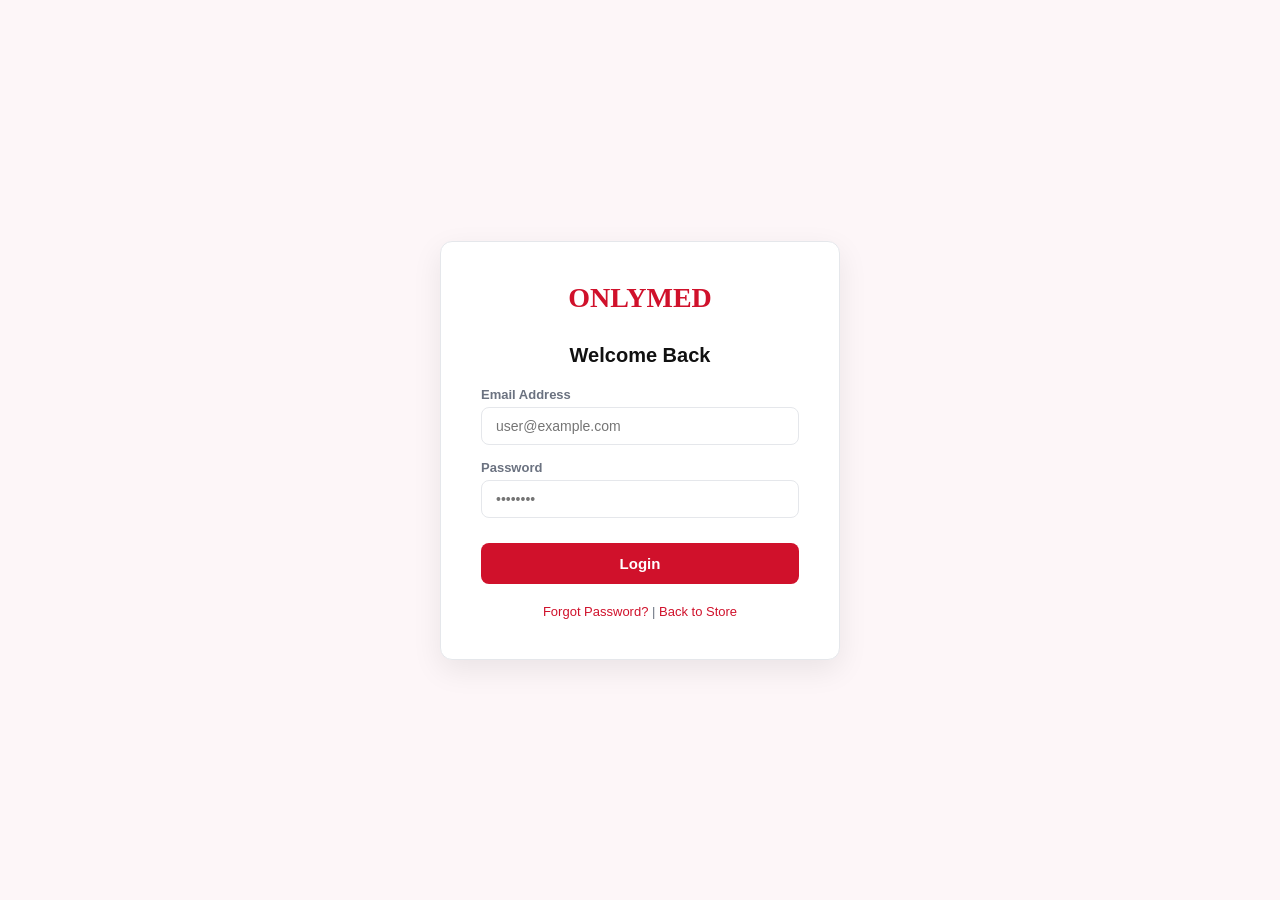
<file: login.html>
<!DOCTYPE html>
<html lang="en">
<head>
  <!-- Theme initializer: runs synchronously before any stylesheet parses to prevent FOUC -->
  <script>
    (function(){
      var t = localStorage.getItem('onlymed_theme');
      if (!t) {
        var systemDark = window.matchMedia && window.matchMedia('(prefers-color-scheme: dark)').matches;
        t = systemDark ? 'dark' : 'light';
        localStorage.setItem('onlymed_theme', t);
      }
      document.documentElement.setAttribute('data-theme', t);
    })();
  </script>
  <style>
    html { background-color: #f9f9f9; }
    html[data-theme="dark"] { background-color: #050508; }
  </style>
  <meta charset="UTF-8">
  <meta name="viewport" content="width=device-width, initial-scale=1.0">
  <title>ONLYMED - Login</title>
  <link rel="icon" type="image/png" href="assets/favicon.png">
  <link rel="stylesheet" href="css/style.css">
  <style>
    body { background-color: var(--bg-page, #f9f9f9); display: flex; justify-content: center; align-items: center; height: 100vh; margin: 0; font-family: 'Inter', sans-serif; transition: background-color 0.25s; }
    .auth-container { background: var(--bg-card, white); padding: 40px; border-radius: 12px; box-shadow: 0 10px 30px rgba(0,0,0,0.08); width: 100%; max-width: 400px; text-align: center; border: 1px solid var(--border, #e5e7eb); }
    .auth-logo { color: #d0112b; font-family: 'Playfair Display', serif; font-size: 28px; font-weight: 700; margin-bottom: 30px; }
    .auth-title { font-size: 20px; font-weight: 600; margin-bottom: 20px; color: var(--text-main, #333); }
    .form-group { text-align: left; margin-bottom: 15px; }
    .form-group label { display: block; margin-bottom: 5px; font-size: 13px; color: var(--text-muted, #666); }
    .form-control { width: 100%; padding: 12px; border: 1px solid var(--border, #ddd); border-radius: 8px; font-size: 14px; box-sizing: border-box; background: var(--bg-input, white); color: var(--text-main, #333); transition: border-color 0.2s, background-color 0.25s; }
    .form-control:focus { border-color: #d0112b; outline: none; }
    .btn-auth { width: 100%; padding: 12px; background: #d0112b; color: white; border: none; border-radius: 8px; font-size: 15px; font-weight: 600; cursor: pointer; margin-top: 10px; transition: 0.3s; }
    .btn-auth:hover { background: #b00d23; }
    .auth-links { margin-top: 20px; font-size: 13px; color: var(--text-muted, #666); }
    .auth-links a { color: #d0112b; text-decoration: none; cursor: pointer; }
    .hidden { display: none; }
    @media (max-width: 480px) {
      body { height: auto; min-height: 100vh; padding: 20px 0; box-sizing: border-box; align-items: flex-start; }
      .auth-container { padding: 24px 16px; margin: 16px; width: calc(100% - 32px); }
    }

    /* ── SMOOTH ROTATING LOADER ANIMATION ── */
    @keyframes fa-spin {
      0% { transform: rotate(0deg); }
      100% { transform: rotate(360deg); }
    }
    .fa-spin {
      animation: fa-spin 1s infinite linear !important;
    }
  </style>
</head>
<body>

  <div class="auth-container animate-on-scroll slide-up" id="login-box">
    <div class="auth-logo">ONLYMED</div>
    <div class="auth-title">Welcome Back</div>
    
    <div class="form-group">
      <label>Email Address</label>
      <input type="email" id="loginEmail" class="form-control" placeholder="user@example.com">
    </div>
    <div class="form-group">
      <label>Password</label>
      <input type="password" id="loginPassword" class="form-control" placeholder="••••••••">
    </div>
    
    <button class="btn-auth" onclick="doLogin()">Login</button>
    
    <div class="auth-links">
      <a onclick="toggleBox('forgot-box')">Forgot Password?</a> | 
      <a href="index.html">Back to Store</a>
    </div>
  </div>

  <div class="auth-container hidden animate-on-scroll slide-up" id="forgot-box">
    <div class="auth-logo">ONLYMED</div>
    <div class="auth-title">Reset Password</div>
    <p style="font-size:13px; color:#666; margin-bottom:20px;">Enter your email and phone number to verify your identity.</p>
    
    <div class="form-group">
      <label>Email Address</label>
      <input type="email" id="fpEmail" class="form-control" placeholder="user@example.com">
    </div>
    <div class="form-group">
      <label>Phone Number</label>
      <input type="text" id="fpPhone" class="form-control" placeholder="01xxxxxxxxx">
    </div>
    <div class="form-group">
      <label>New Password</label>
      <input type="password" id="fpNewPassword" class="form-control" placeholder="••••••••">
    </div>
    
    <button class="btn-auth" onclick="doResetPassword()">Reset Password</button>
    
    <div class="auth-links">
      <a onclick="toggleBox('login-box')">Back to Login</a>
    </div>
  </div>

  <div id="toast" class="toast" style="position:fixed; bottom:20px; left:50%; transform:translateX(-50%); background:#333; color:#fff; padding:10px 20px; border-radius:5px; opacity:0; transition:0.3s;"></div>

  <script>
    const GOOGLE_SCRIPT_URL = "https://script.google.com/macros/s/AKfycbwv1vuPsTUNXz6BMvtxUwxSqnf9Tq1CX21KLMq0nL3aYFebslLVEe5V0i-VIHyJLhlr/exec";
    
    function showToast(msg) {
      const toast = document.getElementById('toast');
      toast.innerText = msg;
      toast.style.opacity = '1';
      setTimeout(() => toast.style.opacity = '0', 3000);
    }

    function toggleBox(boxId) {
      document.getElementById('login-box').classList.add('hidden');
      document.getElementById('forgot-box').classList.add('hidden');
      const target = document.getElementById(boxId);
      if (target) {
        target.classList.remove('hidden');
        target.classList.add('is-visible');
      }
    }

    async function hashStr(str) {
      const msgUint8 = new TextEncoder().encode(str);
      const hashBuffer = await crypto.subtle.digest('SHA-256', msgUint8);
      const hashArray = Array.from(new Uint8Array(hashBuffer));
      return hashArray.map(b => b.toString(16).padStart(2, '0')).join('');
    }

    async function doLogin() {
      const email = document.getElementById('loginEmail').value;
      const pass = document.getElementById('loginPassword').value;
      if(!email || !pass) return showToast('Please enter email and password');
      
      const btn = document.querySelector('#login-box .btn-auth');
      let originalHtml = '';
      if (btn) {
        originalHtml = btn.innerHTML;
        btn.innerHTML = '<i class="fa fa-circle-notch fa-spin"></i> Logging in...';
        btn.disabled = true;
      }
      
      const pwdHash = await hashStr(pass);
      try {
        const res = await fetch(GOOGLE_SCRIPT_URL, {
          method: 'POST',
          headers: {'Content-Type':'text/plain'},
          body: JSON.stringify({ action: 'login', email: email, passwordHash: pwdHash })
        });
        const data = await res.json();
        if(data.status === 'success') {
          localStorage.setItem('onlymed_user', JSON.stringify(data.user));
          window.location.href = 'index.html';
        } else {
          showToast(data.message || 'Login failed');
        }
      } catch(e) {
        showToast('Network error');
      } finally {
        if (btn) {
          btn.innerHTML = originalHtml;
          btn.disabled = false;
        }
      }
    }

    async function doResetPassword() {
      const email = document.getElementById('fpEmail').value;
      const phone = document.getElementById('fpPhone').value;
      const pass = document.getElementById('fpNewPassword').value;
      if(!email || !phone || !pass) return showToast('Please fill all fields');
      
      const btn = document.querySelector('#forgot-box .btn-auth');
      let originalHtml = '';
      if (btn) {
        originalHtml = btn.innerHTML;
        btn.innerHTML = '<i class="fa fa-circle-notch fa-spin"></i> Resetting...';
        btn.disabled = true;
      }
      
      const pwdHash = await hashStr(pass);
      try {
        const res = await fetch(GOOGLE_SCRIPT_URL, {
          method: 'POST',
          headers: {'Content-Type':'text/plain'},
          body: JSON.stringify({ action: 'resetPassword', email: email, phone: phone, newPasswordHash: pwdHash })
        });
        const data = await res.json();
        if(data.status === 'success') {
          showToast('Password reset successful! You can now login.');
          toggleBox('login-box');
        } else {
          showToast(data.message || 'Reset failed');
        }
      } catch(e) {
        showToast('Network error');
      } finally {
        if (btn) {
          btn.innerHTML = originalHtml;
          btn.disabled = false;
        }
      }
    }
  </script>

  <script>
    
function showAuthBox() {
  const box = document.querySelector('.auth-container:not(.hidden)');
  if (box) box.classList.add('is-visible');
}
if (document.readyState === 'loading') {
  document.addEventListener('DOMContentLoaded', showAuthBox);
} else {
  showAuthBox();
}

  </script>
<script src="js/theme.js"></script>
</body>
</html>
</file>
<file: css/style.css>
*{box-sizing:border-box;margin:0;padding:0}

/* ── THEME TRANSITION ── */
*, *::before, *::after {
  transition: background-color 0.25s ease, border-color 0.25s ease, color 0.2s ease, box-shadow 0.25s ease;
}
/* Exclude elements where transitions cause visual glitches */
img, .prod-img, .hero, .hero::before, .hero::after, .about-hero, .logo-icon, .btn-primary, .btn-outline, .btn-cart,
.animate-on-scroll, .float-card, .cart-panel, .cart-overlay { transition: none; }
.btn-primary, .btn-outline, .btn-cart { transition: background-color 0.25s ease, color 0.25s ease, border-color 0.25s ease, box-shadow 0.25s ease, transform 0.25s ease !important; }
.cart-panel { transition: transform 0.35s cubic-bezier(.4,0,.2,1) !important; }
.cart-overlay { transition: opacity 0.3s !important; }
.animate-on-scroll { transition: opacity 0.8s cubic-bezier(0.25,0.46,0.45,0.94), transform 0.8s cubic-bezier(0.25,0.46,0.45,0.94) !important; }

/* ── LIGHT THEME (default) ── */
:root {
  --pk:#E51D2A; --pk2:#ff4d4d; --pk3:#ffebee; --pk4:#fff5f5; --pk5:#fffafa;
  --wh:#ffffff; --dark:#111111; --dark2:#333333; --gray:#6b7280; --gray2:#9ca3af;
  --gray3:#e5e7eb; --gray4:#f9fafb;
  --shadow: 0 2px 16px rgba(232,84,122,0.12);
  --shadow2: 0 8px 40px rgba(232,84,122,0.18);
  --r:12px; --r2:20px; --r3:8px;

  /* Semantic tokens used throughout */
  --bg-page:    #fdf6f8;
  --bg-card:    #ffffff;
  --bg-input:   #ffffff;
  --bg-nav:     rgba(255, 255, 255, 0.75);
  --bg-sidebar: #111111;
  --bg-footer:  #111111;
  --bg-hover:   #ffebee;
  --bg-stripe:  #f9fafb;
  --border:     #e5e7eb;
  --border-nav: #f3d6df;
  --text-main:  #111111;
  --text-muted: #6b7280;
  --text-faint: #9ca3af;
  --text-inv:   #ffffff;
  font-family:'DM Sans',sans-serif;
}

/* ── PREMIUM DARK THEME VARIABLES ── */
[data-theme="dark"] {
  --pk3: #2d070b;
  --pk4: #1e0305;
  --pk5: #130203;

  --wh:   rgba(255, 255, 255, 0.03);
  --dark:  #f8fafc;
  --dark2: #334155;
  --gray:  #94a3b8;
  --gray2: #64748b;
  --gray3: rgba(255, 255, 255, 0.08);
  --gray4: rgba(255, 255, 255, 0.02);

  --shadow:  0 8px 30px rgba(0,0,0,0.6);
  --shadow2: 0 20px 50px rgba(0,0,0,0.8);

  --bg-page:    #050508;
  --bg-card:    rgba(255, 255, 255, 0.03);
  --bg-input:   rgba(255, 255, 255, 0.02);
  --bg-nav:     rgba(5, 5, 8, 0.75);
  --bg-sidebar: #09090d;
  --bg-footer:  #060609;
  --bg-hover:   rgba(255, 255, 255, 0.05);
  --bg-stripe:  rgba(255, 255, 255, 0.015);
  --border:     rgba(255, 255, 255, 0.07);
  --border-nav: rgba(255, 255, 255, 0.06);
  --text-main:  #f8fafc;
  --text-muted: #94a3b8;
  --text-faint: #64748b;
  --text-inv:   #ffffff;
}

body { background: var(--bg-page); color: var(--text-main); min-height: 100vh; overflow-x: hidden; }
html[dir="rtl"] body { font-family:'DM Sans',sans-serif; }

/* NAV */
nav{background:var(--bg-nav);border-bottom:1px solid var(--border-nav);position:sticky;top:0;z-index:1000;box-shadow:0 2px 12px rgba(232,84,122,0.08);backdrop-filter:blur(12px);-webkit-backdrop-filter:blur(12px)}
.nav-inner{max-width:1280px;margin:0 auto;display:flex;align-items:center;justify-content:space-between;padding:0 24px;height:68px;gap:16px}
.logo{display:flex;align-items:center;gap:10px;text-decoration:none;flex-shrink:0}
.logo-dark{display:none;}
.logo-icon{width:36px;height:36px;background:linear-gradient(135deg,var(--pk),var(--pk2));border-radius:10px;display:flex;align-items:center;justify-content:center;color:#fff;font-size:18px}
.logo-text{font-family:'Playfair Display',serif;font-size:20px;font-weight:600;color:var(--pk)}
.logo-sub{font-size:10px;color:var(--gray);letter-spacing:1.5px;text-transform:uppercase;display:block;margin-top:-4px}

.header-logo.logo-light { height: 48px; object-fit: contain; }
.header-logo.logo-dark { height: 28px; object-fit: contain; }
.footer-logo { height: 22px !important; object-fit: contain; }

[data-theme="dark"] .logo-light { display: none !important; }
[data-theme="dark"] .logo-dark { display: block !important; mix-blend-mode: screen; }
.nav-links{display:flex;align-items:center;gap:4px}
.nav-links a{padding:8px 14px;border-radius:var(--r3);color:var(--gray);font-size:14px;font-weight:500;text-decoration:none;cursor:pointer;transition:all .2s;border:none;background:none}
.nav-links a:hover,.nav-links a.active{color:var(--pk);background:var(--pk3)}
.nav-right{display:flex;align-items:center;gap:10px;flex-shrink:0}
.search-wrap{position:relative;display:flex;align-items:center}
.search-wrap input{border:1.5px solid var(--border);border-radius:24px;padding:8px 16px 8px 38px;font-size:13px;width:200px;outline:none;transition:all .2s;background:var(--pk5);font-family:'DM Sans',sans-serif;color:var(--text-main)}
html[dir="rtl"] .search-wrap input{padding:8px 38px 8px 16px}
.search-wrap input:focus{border-color:var(--pk);width:240px;background:var(--bg-input)}
.search-wrap i{position:absolute;left:12px;color:var(--gray2);font-size:14px;pointer-events:none}
html[dir="rtl"] .search-wrap i{left:auto;right:12px}
.btn-cart{position:relative;background:none;border:1.5px solid var(--border);border-radius:50%;width:40px;height:40px;display:flex;align-items:center;justify-content:center;color:var(--text-muted);cursor:pointer;transition:all .2s;font-size:16px}
.btn-cart:hover{border-color:var(--pk);color:var(--pk);background:var(--pk3)}
.cart-badge{position:absolute;top:-4px;right:-4px;background:var(--pk);color:#fff;width:17px;height:17px;border-radius:50%;font-size:10px;display:flex;align-items:center;justify-content:center;font-weight:700}
.btn-lang{background:var(--pk3);border:none;border-radius:20px;padding:7px 14px;font-size:13px;font-weight:600;color:var(--pk);cursor:pointer;transition:all .2s;font-family:'DM Sans',sans-serif}
.btn-lang:hover{background:var(--pk);color:#fff}
.btn-admin{background:var(--dark2);border:none;border-radius:20px;padding:7px 14px;font-size:13px;font-weight:600;color:#fff;cursor:pointer;transition:all .2s;font-family:'DM Sans',sans-serif}
.btn-admin:hover{background:var(--pk)}

/* THEME TOGGLE */
.btn-theme{background:none;border:1.5px solid var(--border);border-radius:50%;width:38px;height:38px;display:flex;align-items:center;justify-content:center;cursor:pointer;color:var(--text-muted);font-size:15px;transition:all .25s;flex-shrink:0}
.btn-theme:hover{border-color:var(--pk);color:var(--pk);background:var(--pk3)}
.btn-profile{background:none;border:1.5px solid var(--border);border-radius:50%;width:38px;height:38px;display:flex;align-items:center;justify-content:center;cursor:pointer;color:var(--text-muted);font-size:15px;transition:all .25s;flex-shrink:0;margin-right:5px}
.btn-profile:hover{border-color:var(--pk);color:var(--pk);background:var(--pk3)}
[data-theme="dark"] .btn-theme{color:#f1c40f}
[data-theme="dark"] .btn-theme:hover{border-color:#f1c40f;color:#f1c40f;background:rgba(241,196,15,0.1)}

/* PAGES */
.page{display:none;min-height:calc(100vh - 68px);padding-bottom:60px}
.page.active{display:block}
#page-home{padding-bottom:0 !important}

/* HERO */
.hero{background:linear-gradient(135deg,#fff0f4 0%,#ffe4ec 50%,#fce8ee 100%);padding:80px 24px;position:relative;overflow:hidden}
.hero::before{content:'';position:absolute;top:-60px;right:-60px;width:400px;height:400px;background:radial-gradient(circle,rgba(232,84,122,0.12) 0%,transparent 70%);pointer-events:none}
.hero::after{content:'';position:absolute;bottom:-40px;left:20%;width:300px;height:300px;background:radial-gradient(circle,rgba(240,127,160,0.1) 0%,transparent 70%);pointer-events:none}
.hero-inner{max-width:1280px;margin:0 auto;display:flex;align-items:center;gap:60px}
.hero-text{flex:1;z-index:1;position:relative}
.hero-badge{display:inline-flex;align-items:center;gap:6px;background:var(--wh);border:1.5px solid var(--pk3);border-radius:20px;padding:6px 14px;font-size:12px;font-weight:600;color:var(--pk);letter-spacing:.5px;text-transform:uppercase;margin-bottom:24px}
.hero-title{font-family:'Playfair Display',serif;font-size:clamp(36px,5vw,58px);font-weight:600;line-height:1.15;color:var(--pk);margin-bottom:16px}
.hero-title span{color:inherit}
.hero-sub{font-size:16px;color:var(--gray);line-height:1.7;margin-bottom:32px;max-width:480px}
.hero-cta{display:flex;gap:12px;flex-wrap:wrap}
.btn-primary{background:var(--pk);color:#fff;border:none;border-radius:var(--r);padding:14px 28px;font-size:15px;font-weight:600;cursor:pointer;transition:all .25s;font-family:'DM Sans',sans-serif;box-shadow:0 4px 20px rgba(232,84,122,0.35)}
.btn-primary:hover{background:#d43d6a;transform:translateY(-1px);box-shadow:0 6px 24px rgba(232,84,122,0.45)}
.btn-outline{background:transparent;color:var(--pk);border:2px solid var(--pk);border-radius:var(--r);padding:12px 28px;font-size:15px;font-weight:600;cursor:pointer;transition:all .25s;font-family:'DM Sans',sans-serif}
.btn-outline:hover{background:var(--pk3)}
.hero-visual{flex:0 0 380px;display:flex;justify-content:center;align-items:center;z-index:1;position:relative}
.hero-cards-float{position:relative;width:320px;height:320px}
.float-card{position:absolute;background:var(--wh);border-radius:var(--r2);box-shadow:var(--shadow2);padding:16px;display:flex;align-items:center;gap:12px;animation:float 4s ease-in-out infinite}
.float-card:nth-child(2){animation-delay:1.5s}
.float-card:nth-child(3){animation-delay:3s}
@keyframes float{0%,100%{transform:translateY(0)}50%{transform:translateY(-8px)}}
.fc1{top:0;left:0;width:200px}
.fc2{bottom:40px;right:0;width:190px}
.fc3{top:50%;left:50%;transform:translate(-50%,-50%);width:170px}
.fc-icon{width:44px;height:44px;border-radius:12px;display:flex;align-items:center;justify-content:center;font-size:20px;flex-shrink:0}
.fc-text p{font-size:11px;font-weight:600;color:var(--dark);margin-bottom:2px}
.fc-text span{font-size:10px;color:var(--gray)}
.hero-stats{display:flex;gap:32px;margin-top:40px;flex-wrap:wrap}
.stat-item{text-align:center}
.stat-num{font-family:'Playfair Display',serif;font-size:28px;font-weight:600;color:var(--pk)}
.stat-lbl{font-size:12px;color:var(--gray);margin-top:2px}

/* SECTION */
.section{padding:60px 24px;max-width:1280px;margin:0 auto}
.sec-header{display:flex;align-items:flex-end;justify-content:space-between;margin-bottom:36px;flex-wrap:wrap;gap:16px}
.sec-title{font-family:'Playfair Display',serif;font-size:32px;font-weight:600;color:var(--dark)}
.sec-sub{font-size:14px;color:var(--gray);margin-top:6px}
.sec-link{font-size:14px;color:var(--pk);font-weight:600;cursor:pointer;text-decoration:none;white-space:nowrap}
.sec-link:hover{text-decoration:underline}

/* PRODUCT CARDS */
.products-grid{display:grid;grid-template-columns:repeat(auto-fill,minmax(240px,1fr));gap:20px}
.prod-card{background:var(--bg-card);border-radius:var(--r2);box-shadow:0 2px 12px rgba(0,0,0,0.06);overflow:hidden;transition:all .3s;border:1px solid var(--border);position:relative;display:flex;flex-direction:column;height:100%}
.prod-card:hover{transform:translateY(-4px);box-shadow:var(--shadow2);border-color:var(--pk2)}
.prod-badge{position:absolute;top:12px;left:12px;background:var(--pk);color:#fff;padding:4px 10px;border-radius:12px;font-size:10px;font-weight:700;z-index:2;text-transform:uppercase;letter-spacing:.5px}
.prod-img{height:200px;background:#f8fafc;position:relative;overflow:hidden;display:flex;align-items:center;justify-content:center;flex-shrink:0}
.prod-img img{width:100%;height:100%;object-fit:cover;transition:transform .5s}
.prod-card:hover .prod-img img{transform:scale(1.05)}
.prod-body{padding:20px 20px 24px 20px;display:flex;flex-direction:column;flex:1}
.prod-cat{font-size:11px;font-weight:700;text-transform:uppercase;color:var(--pk);letter-spacing:1px;margin-bottom:8px}
.prod-name{font-size:16px;font-weight:600;color:var(--dark);margin-bottom:8px;line-height:1.4}
.prod-desc{font-size:13px;color:var(--gray);margin-bottom:12px;line-height:1.5;display:-webkit-box;-webkit-line-clamp:2;-webkit-box-orient:vertical;overflow:hidden;text-overflow:ellipsis;height:38px}
.prod-stars{display:flex;align-items:center;gap:4px;margin-bottom:16px}
.prod-stars i{color:#f59e0b;font-size:12px}
.prod-stars span{font-size:12px;color:var(--gray2)}
.prod-price{font-size:20px;font-weight:700;color:var(--pk)}
.prod-old{font-size:13px;color:var(--gray2);text-decoration:line-through;margin-left:4px}
.prod-actions{display:grid;grid-template-columns:1fr 1fr;gap:10px;margin-top:auto;padding-top: 20px}
.prod-actions .btn-buy{grid-column:span 2}
.btn-sm{padding:10px 8px;border-radius:var(--r3);font-size:12px;font-weight:600;cursor:pointer;transition:all .2s;font-family:'DM Sans',sans-serif;white-space:nowrap;width:100%;display:inline-flex;align-items:center;justify-content:center;box-sizing:border-box}
.btn-sm i, .btn-primary i, .btn-outline i{margin-inline-end:8px}
.btn-view{background:var(--pk3);color:var(--pk);border:1.5px solid var(--pk3)}
.btn-view:hover{background:var(--pk);color:#fff}
.btn-cart-sm{background:var(--pk);color:#fff;border:1.5px solid var(--pk)}
.btn-cart-sm:hover{background:#d43d6a}
.btn-buy{background:var(--dark2);color:#fff;border:1.5px solid var(--dark2)}
.btn-buy:hover{background:var(--pk)}
.btn-full{width:100%;padding:10px;border-radius:var(--r3);font-size:13px;font-weight:600;cursor:pointer;font-family:'DM Sans',sans-serif;transition:all .2s}

/* CATEGORIES */
.cats-grid{display:grid;grid-template-columns:repeat(auto-fill,minmax(140px,1fr));gap:16px}
.cat-card{background:var(--bg-card);border-radius:var(--r);border:1.5px solid var(--border);padding:20px 16px;text-align:center;cursor:pointer;transition:all .25s}
.cat-card:hover{border-color:var(--pk);background:var(--pk3);transform:translateY(-2px)}
.cat-icon{font-size:32px;margin-bottom:10px}
.cat-name{font-size:13px;font-weight:600;color:var(--dark)}
.cat-count{font-size:11px;color:var(--gray);margin-top:3px}

/* CART SIDEBAR */
.cart-overlay{position:fixed;inset:0;background:rgba(26,10,16,0.5);z-index:2000;opacity:0;pointer-events:none;transition:opacity .3s}
.cart-overlay.open{opacity:1;pointer-events:all}
.cart-panel{position:fixed;top:0;right:0;width:400px;max-width:100vw;height:100%;background:var(--bg-card);z-index:2001;transform:translateX(100%);transition:transform .35s cubic-bezier(.4,0,.2,1);display:flex;flex-direction:column;box-shadow:-8px 0 40px rgba(0,0,0,0.15)}
html[dir="rtl"] .cart-panel{right:auto;left:0;transform:translateX(-100%)}
.cart-panel.open{transform:translateX(0)}
html[dir="rtl"] .cart-panel.open{transform:translateX(0)}
.cart-head{padding:20px 24px;border-bottom:1px solid var(--border);display:flex;align-items:center;justify-content:space-between}
.cart-head h2{font-size:18px;font-weight:600;color:var(--dark)}
.btn-close{background:none;border:none;font-size:20px;color:var(--text-muted);cursor:pointer;width:36px;height:36px;display:flex;align-items:center;justify-content:center;border-radius:8px;transition:all .2s}
.btn-close:hover{background:var(--border);color:var(--text-main)}
.cart-items{flex:1;overflow-y:auto;padding:16px}
.cart-item{display:flex;gap:12px;padding:14px 0;border-bottom:1px solid var(--border)}
.cart-item:last-child{border-bottom:none}
.ci-img{width:64px;height:64px;border-radius:var(--r3);background:var(--pk3);display:flex;align-items:center;justify-content:center;font-size:28px;flex-shrink:0}
.ci-info{flex:1}
.ci-name{font-size:13px;font-weight:600;color:var(--dark);margin-bottom:4px}
.ci-price{font-size:14px;font-weight:700;color:var(--pk);margin-bottom:8px}
.ci-qty{display:flex;align-items:center;gap:8px}
.qty-btn{width:28px;height:28px;border-radius:6px;border:1.5px solid var(--border);background:none;font-size:16px;cursor:pointer;display:flex;align-items:center;justify-content:center;color:var(--text-muted);transition:all .2s;font-weight:700}
.qty-btn:hover{border-color:var(--pk);color:var(--pk);background:var(--pk3)}
.qty-num{font-size:14px;font-weight:600;min-width:20px;text-align:center}
.ci-remove{background:none;border:none;color:var(--gray2);cursor:pointer;font-size:16px;padding:4px;border-radius:6px;transition:all .2s;align-self:flex-start;margin-left:auto}
.ci-remove:hover{color:#ef4444;background:#fee2e2}
.cart-foot{padding:16px 24px;border-top:1px solid var(--border);background:var(--bg-stripe)}
.cart-summary{margin-bottom:16px}
.cs-row{display:flex;justify-content:space-between;font-size:13px;color:var(--text-muted);margin-bottom:6px}
.cs-row.total{font-size:16px;font-weight:700;color:var(--text-main);margin-top:10px;padding-top:10px;border-top:1px solid var(--border)}
.cs-row.total span:last-child{color:var(--pk)}
.empty-cart{text-align:center;padding:48px 24px;color:var(--text-muted)}
.empty-cart i{font-size:48px;color:var(--border);margin-bottom:16px;display:block}
.empty-cart p{font-size:14px}

/* PRODUCT DETAIL PAGE */
.detail-wrap{max-width:1100px;margin:0 auto;padding:40px 24px}
.detail-grid{display:grid;grid-template-columns:1fr 1fr;gap:48px;align-items:start}
.detail-img{background:linear-gradient(135deg,var(--pk4),var(--pk3));border-radius:var(--r2);height:420px;display:flex;align-items:center;justify-content:center;font-size:120px;position:relative;overflow:hidden}
.detail-body .prod-cat{font-size:12px;color:var(--pk);font-weight:600;text-transform:uppercase;letter-spacing:1px;margin-bottom:12px}
.detail-name{font-family:'Playfair Display',serif;font-size:clamp(24px,3vw,36px);font-weight:600;color:var(--dark);line-height:1.25;margin-bottom:16px}
.detail-rating{display:flex;align-items:center;gap:8px;margin-bottom:16px}
.detail-rating i{color:#f59e0b;font-size:14px}
.detail-rating span{font-size:13px;color:var(--gray)}
.detail-price{display:flex;align-items:baseline;gap:10px;margin-bottom:20px}
.detail-price .price{font-size:36px;font-weight:700;color:var(--pk)}
.detail-price .old{font-size:16px;color:var(--gray2);text-decoration:line-through}
.detail-desc{font-size:15px;color:var(--gray);line-height:1.7;margin-bottom:24px}
.benefits-title{font-size:15px;font-weight:600;color:var(--dark);margin-bottom:12px}
.benefits-list{list-style:none;margin-bottom:24px}
.benefits-list li{display:flex;align-items:flex-start;gap:10px;font-size:13px;color:var(--gray);margin-bottom:8px;line-height:1.5}
.benefits-list li i{color:var(--pk);margin-top:2px;flex-shrink:0;font-size:14px}
.qty-wrap{display:flex;align-items:center;gap:12px;margin-bottom:24px}
.qty-label{font-size:14px;font-weight:600;color:var(--dark)}
.qty-ctrl{display:flex;align-items:center;gap:10px;background:var(--pk4);border-radius:var(--r);padding:6px 12px}
.qty-ctrl button{background:none;border:none;font-size:20px;cursor:pointer;color:var(--pk);font-weight:700;line-height:1;padding:0;width:24px;height:24px;display:flex;align-items:center;justify-content:center}
.qty-ctrl span{font-size:16px;font-weight:700;min-width:28px;text-align:center}
.detail-actions{display:flex;gap:12px;flex-wrap:wrap}
.detail-actions .btn-primary{flex:1;min-width:130px;text-align:center}
.detail-actions .btn-outline{flex:1;min-width:130px;text-align:center}
.back-btn{display:inline-flex;align-items:center;gap:6px;color:var(--gray);font-size:14px;cursor:pointer;margin-bottom:24px;padding:8px 12px;border-radius:var(--r3);transition:all .2s;background:none;border:none;font-family:'DM Sans',sans-serif}
.back-btn:hover{color:var(--pk);background:var(--pk3)}

/* CHECKOUT */
.checkout-wrap{max-width:960px;margin:0 auto;padding:40px 24px}
.checkout-grid{display:grid;grid-template-columns:1fr 380px;gap:32px;align-items:start}
.form-section{background:var(--bg-card);border-radius:var(--r2);border:1px solid var(--border);padding:28px;margin-bottom:20px}
.form-section h3{font-size:17px;font-weight:600;color:var(--text-main);margin-bottom:20px;padding-bottom:14px;border-bottom:1px solid var(--border)}
.form-group{margin-bottom:16px}
.form-group label{display:block;font-size:13px;font-weight:600;color:var(--text-main);margin-bottom:6px}
.form-group input,.form-group select,.form-group textarea{width:100%;border:1.5px solid var(--border);border-radius:var(--r3);padding:10px 14px;font-size:14px;outline:none;transition:border-color .2s;font-family:'DM Sans',sans-serif;color:var(--text-main);background:var(--bg-input)}
.form-group input:focus,.form-group select:focus,.form-group textarea:focus{border-color:var(--pk)}
.form-grid2{display:grid;grid-template-columns:1fr 1fr;gap:12px}
.pay-opts{display:flex;flex-direction:column;gap:10px;margin-top:16px}
.pay-opt{display:flex;align-items:center;gap:12px;padding:12px 16px;border:1.5px solid var(--border);border-radius:var(--r);cursor:pointer;transition:all .2s}
.pay-opt:hover,.pay-opt.selected{border-color:var(--pk);background:var(--pk4)}
.pay-opt input{accent-color:var(--pk)}
.pay-opt-info{font-size:14px;font-weight:500;color:var(--text-main)}
.pay-opt-sub{font-size:11px;color:var(--gray)}
.order-summary-card{background:var(--bg-card);border-radius:var(--r2);border:1px solid var(--border);padding:24px;position:sticky;top:88px}
.osc-title{font-size:16px;font-weight:600;color:var(--text-main);margin-bottom:16px}
.osc-item{display:flex;justify-content:space-between;align-items:flex-start;font-size:13px;margin-bottom:10px;gap:8px}
.osc-item-name{color:var(--text-muted);flex:1}
.osc-item-price{font-weight:600;color:var(--text-main);flex-shrink:0}
.osc-divider{border:none;border-top:1px solid var(--border);margin:14px 0}
.osc-row{display:flex;justify-content:space-between;font-size:13px;margin-bottom:8px}
.osc-row.final{font-size:16px;font-weight:700;color:var(--pk);margin-top:8px;padding-top:8px;border-top:1px solid var(--border)}

/* SUCCESS */
.success-wrap{max-width:520px;margin:80px auto;padding:24px;text-align:center}
.success-icon{width:80px;height:80px;background:linear-gradient(135deg,var(--pk),var(--pk2));border-radius:50%;display:flex;align-items:center;justify-content:center;font-size:36px;color:#fff;margin:0 auto 24px;box-shadow:0 8px 32px rgba(232,84,122,0.35)}
.success-wrap h2{font-family:'Playfair Display',serif;font-size:28px;font-weight:600;color:var(--dark);margin-bottom:12px}
.success-wrap p{font-size:15px;color:var(--gray);line-height:1.7;margin-bottom:32px}
.order-num{display:inline-block;background:var(--pk3);color:var(--pk);font-weight:700;padding:8px 20px;border-radius:20px;font-size:15px;margin-bottom:32px}

/* ADMIN */
.admin-wrap{display:grid;grid-template-columns:220px 1fr;min-height:calc(100vh - 68px)}
.admin-sidebar{background:var(--bg-sidebar);padding:20px 0;position:sticky;top:68px;height:calc(100vh - 68px);overflow-y:auto}
.admin-logo{padding:0 20px 20px;border-bottom:1px solid rgba(255,255,255,0.1);margin-bottom:16px}
.admin-logo p{font-size:12px;color:rgba(255,255,255,0.4);text-transform:uppercase;letter-spacing:1px}
.admin-logo h3{color:#fff;font-size:15px;font-weight:600;margin-top:4px}
.admin-nav a{display:flex;align-items:center;gap:10px;padding:11px 20px;color:rgba(255,255,255,0.6);font-size:13px;font-weight:500;cursor:pointer;transition:all .2s;text-decoration:none;border:none;background:none;width:100%;font-family:'DM Sans',sans-serif}
.admin-nav a:hover{color:#fff;background:rgba(232,84,122,0.15)}
.admin-nav a.active{color:#fff;background:var(--pk)}
.admin-nav a i{width:18px;text-align:center;font-size:15px}
.admin-content{padding:32px;background:var(--bg-stripe);overflow-x:hidden}
.admin-header{display:flex;align-items:center;justify-content:space-between;margin-bottom:28px}
.admin-header h2{font-family:'Playfair Display',serif;font-size:26px;font-weight:600;color:var(--text-main)}
.metrics-grid{display:grid;grid-template-columns:repeat(4,1fr);gap:16px;margin-bottom:28px}
.metric-card{background:var(--bg-card);border-radius:var(--r);border:1px solid var(--border);padding:20px;position:relative;overflow:hidden}
.metric-card::before{content:'';position:absolute;top:0;left:0;width:4px;height:100%;border-radius:4px 0 0 4px}
.mc-pink::before{background:var(--pk)}
.mc-teal::before{background:#14b8a6}
.mc-amber::before{background:#f59e0b}
.mc-purple::before{background:#8b5cf6}
.metric-icon{width:40px;height:40px;border-radius:10px;display:flex;align-items:center;justify-content:center;font-size:18px;margin-bottom:12px}
.mi-pink{background:#fce8ee;color:var(--pk)}
.mi-teal{background:#ccfbf1;color:#0d9488}
.mi-amber{background:#fef3c7;color:#d97706}
.mi-purple{background:#ede9fe;color:#7c3aed}
.metric-val{font-size:26px;font-weight:700;color:var(--text-main);margin-bottom:4px;font-family:'Playfair Display',serif}
.metric-lbl{font-size:12px;color:var(--text-muted);text-transform:uppercase;letter-spacing:.5px}
.metric-trend{font-size:11px;color:#10b981;margin-top:6px;font-weight:600}
.metric-trend.down{color:#ef4444}
.admin-card{background:var(--bg-card);border-radius:var(--r);border:1px solid var(--border);padding:20px;margin-bottom:20px}
.admin-card h3{font-size:15px;font-weight:600;color:var(--text-main);margin-bottom:16px;padding-bottom:12px;border-bottom:1px solid var(--border)}
table{width:100%;border-collapse:collapse;font-size:13px}
th{text-align:left;padding:10px 12px;font-size:11px;font-weight:700;text-transform:uppercase;letter-spacing:.5px;color:var(--text-muted);background:var(--bg-stripe);border-bottom:1px solid var(--border)}
html[dir="rtl"] th{text-align:right}
td{padding:12px;border-bottom:1px solid var(--border);color:var(--text-main)}
tr:last-child td{border-bottom:none}
tr:hover td{background:var(--bg-hover)}
.status-badge{display:inline-flex;align-items:center;padding:3px 10px;border-radius:20px;font-size:11px;font-weight:700;gap:4px}
.st-completed{background:#d1fae5;color:#065f46}
.st-pending{background:#fef3c7;color:#92400e}
.st-processing{background:#dbeafe;color:#1e40af}
.st-cancelled{background:#fee2e2;color:#991b1b}
.tbl-actions{display:flex;gap:6px}
.tbl-btn{padding:5px 10px;border-radius:6px;font-size:11px;font-weight:600;cursor:pointer;border:none;font-family:'DM Sans',sans-serif;transition:all .2s}
.tbl-edit{background:var(--pk3);color:var(--pk)}
.tbl-edit:hover{background:var(--pk);color:#fff}
.tbl-del{background:#fee2e2;color:#ef4444}
.tbl-del:hover{background:#ef4444;color:#fff}
.admin-charts{display:grid;grid-template-columns:1fr 1fr;gap:20px;margin-bottom:20px}
.charts-full{grid-column:1/-1}
.search-filter{display:flex;gap:12px;margin-bottom:16px;align-items:center;flex-wrap:wrap}
.search-filter input{flex:1;min-width:180px;border:1.5px solid var(--border);border-radius:var(--r3);padding:8px 14px;font-size:13px;outline:none;font-family:'DM Sans',sans-serif;color:var(--text-main);background:var(--bg-input)}
.search-filter input:focus{border-color:var(--pk)}
.filter-sel{border:1.5px solid var(--border);border-radius:var(--r3);padding:8px 14px;font-size:13px;outline:none;font-family:'DM Sans',sans-serif;color:var(--text-main);background:var(--bg-card);cursor:pointer}
.filter-sel:focus{border-color:var(--pk)}
.add-prod-form{background:var(--bg-card);border-radius:var(--r);border:1px solid var(--border);padding:24px;margin-bottom:20px;display:none}
.add-prod-form.open{display:block}
.form-row{display:grid;grid-template-columns:1fr 1fr;gap:16px}
.toast{position:fixed;bottom:24px;right:24px;background:var(--dark2);color:#fff;padding:12px 20px;border-radius:var(--r);font-size:14px;font-weight:500;z-index:9999;transform:translateY(100px);opacity:0;transition:all .4s;display:flex;align-items:center;gap:10px;max-width:320px;box-shadow:0 8px 32px rgba(0,0,0,0.25)}
html[dir="rtl"] .toast{right:auto;left:24px}
.toast.show{transform:translateY(0);opacity:1}
.toast i{color:var(--pk);font-size:16px}
.breadcrumb{display:flex;align-items:center;gap:8px;margin-bottom:24px;font-size:13px;color:var(--gray)}
.breadcrumb a{color:var(--pk);cursor:pointer;font-weight:500}
.breadcrumb span{color:var(--gray2)}

/* ABOUT & CONTACT pages */
.about-hero{background:linear-gradient(135deg,var(--pk4),var(--pk3));padding:60px 24px;text-align:center}
.about-hero h1{font-family:'Playfair Display',serif;font-size:clamp(32px,5vw,52px);font-weight:600;color:var(--text-main);margin-bottom:16px}
.about-hero p{font-size:16px;color:var(--gray);max-width:600px;margin:0 auto;line-height:1.7}
.about-section{max-width:1100px;margin:0 auto;padding:60px 24px}
.about-grid{display:grid;grid-template-columns:1fr 1fr;gap:48px;align-items:center;margin-bottom:60px}
.about-grid img{width:100%;border-radius:var(--r2);background:linear-gradient(135deg,var(--pk3),var(--pk4));height:340px;display:flex;align-items:center;justify-content:center;font-size:80px}
.about-text h2{font-family:'Playfair Display',serif;font-size:30px;font-weight:600;color:var(--dark);margin-bottom:16px}
.about-text p{font-size:14px;color:var(--gray);line-height:1.8;margin-bottom:14px}
.values-grid{display:grid;grid-template-columns:repeat(auto-fill,minmax(220px,1fr));gap:20px;margin-top:40px}
.value-card{background:var(--bg-card);border-radius:var(--r);border:1px solid var(--border);padding:24px;text-align:center}
.value-icon{font-size:32px;margin-bottom:12px}
.value-card h4{font-size:15px;font-weight:600;color:var(--dark);margin-bottom:8px}
.value-card p{font-size:13px;color:var(--gray);line-height:1.6}
.contact-wrap{max-width:900px;margin:0 auto;padding:60px 24px}
.contact-grid{display:grid;grid-template-columns:1fr 1fr;gap:40px}
.contact-info h2{font-family:'Playfair Display',serif;font-size:28px;font-weight:600;color:var(--dark);margin-bottom:16px}
.contact-info p{font-size:14px;color:var(--gray);line-height:1.7;margin-bottom:24px}
.contact-item{display:flex;align-items:flex-start;gap:14px;margin-bottom:20px}
.contact-item-icon{width:44px;height:44px;background:var(--pk3);border-radius:12px;display:flex;align-items:center;justify-content:center;color:var(--pk);font-size:18px;flex-shrink:0}
.contact-item-text strong{display:block;font-size:13px;font-weight:600;color:var(--dark);margin-bottom:3px}
.contact-item-text span{font-size:13px;color:var(--gray)}
.contact-form-card{background:var(--bg-card);border-radius:var(--r2);border:1px solid var(--border);padding:28px;box-shadow:var(--shadow)}
.contact-form-card h3{font-size:17px;font-weight:600;color:var(--dark);margin-bottom:20px}

/* FOOTER */
footer{background:var(--bg-footer);color:rgba(255,255,255,0.7);padding:48px 24px 24px;margin-top:0}
.footer-inner{max-width:1280px;margin:0 auto}
.footer-grid{display:grid;grid-template-columns:2fr 1fr 1fr 1fr;gap:32px;margin-bottom:40px}
.footer-brand .logo-text{color:var(--pk2)}
.footer-brand p{font-size:13px;margin-top:12px;line-height:1.7;color:rgba(255,255,255,0.5)}
.footer-col h4{font-size:13px;font-weight:700;text-transform:uppercase;letter-spacing:1px;color:rgba(255,255,255,0.9);margin-bottom:16px}
.footer-col a{display:block;font-size:13px;color:rgba(255,255,255,0.5);margin-bottom:10px;cursor:pointer;text-decoration:none;transition:color .2s}
.footer-col a:hover{color:var(--pk2)}
.footer-bottom{border-top:1px solid rgba(255,255,255,0.1);padding-top:20px;display:flex;justify-content:space-between;align-items:center;font-size:12px;flex-wrap:wrap;gap:12px}
.footer-social{display:flex;gap:10px}
.social-btn{width:34px;height:34px;background:rgba(255,255,255,0.08);border-radius:8px;display:flex;align-items:center;justify-content:center;color:rgba(255,255,255,0.6);cursor:pointer;transition:all .2s;border:none;font-size:14px;text-decoration:none}
.social-btn:hover{background:var(--pk);color:#fff}

.btn-menu{display:none;background:none;border:none;color:var(--gray);font-size:20px;cursor:pointer;width:40px;height:40px;align-items:center;justify-content:center;border-radius:50%;transition:all .2s}
.btn-menu:hover{background:var(--pk3);color:var(--pk)}
.mobile-only{display:none !important}

/* RESPONSIVE */
@media(max-width:900px){
  .hero-visual{display:none}
  .hero-inner{flex-direction:column;text-align:center;gap:30px}
  .hero-sub{margin-left:auto;margin-right:auto}
  .hero-cta{justify-content:center}
  .hero-stats{justify-content:center}
  .detail-grid{grid-template-columns:1fr}
  .checkout-grid{grid-template-columns:1fr}
  .order-summary-card{position:static;margin-top:24px}
  .admin-wrap{grid-template-columns:1fr}
  .admin-sidebar{position:relative;height:auto;top:0;display:flex;flex-wrap:wrap;background:var(--dark);padding:10px}
  .admin-nav{display:flex;flex-wrap:wrap;gap:8px;width:100%}
  .admin-nav a{width:auto !important;margin-top:0 !important;border-top:none !important;padding:8px 14px !important;border-radius:var(--r3)}
  .admin-logo{display:none}
  .metrics-grid{grid-template-columns:repeat(2,1fr)}
  .admin-charts{grid-template-columns:1fr}
  .footer-grid{grid-template-columns:1fr 1fr}
  .about-grid,.contact-grid{grid-template-columns:1fr;gap:24px}
}
@media(max-width:600px){
  .header-logo.logo-light{height:36px !important}
  .header-logo.logo-dark{height:21px !important}
  .nav-inner{padding:0 16px;gap:8px}
  .btn-menu{display:flex;order:3}
  .nav-right{display:flex;order:2;margin-left:auto;gap:8px}
  html[dir="rtl"] .nav-right{margin-left:0;margin-right:auto}
  .nav-right .search-wrap,
  .nav-right .btn-lang,
  .nav-right .btn-outline,
  .nav-right .btn-admin{display:none !important}
  .mobile-only{display:block !important}
  .nav-links{display:none;flex-direction:column;position:absolute;top:68px;left:0;width:100%;background:var(--bg-nav);border-bottom:1px solid var(--border-nav);padding:16px;box-shadow:0 8px 16px rgba(0,0,0,0.05);gap:12px;z-index:999;max-height:calc(100vh - 68px);overflow-y:auto}
  .nav-links.open{display:flex}
  .nav-links a{width:100%;padding:12px 16px;border-radius:var(--r3);border-bottom:1px solid #fce8ee}
  .nav-links a:last-child{border-bottom:none}
  
  .hero{padding:40px 16px}
  .hero-inner{gap:20px}
  .hero-title{font-size:clamp(28px,8vw,42px)}
  .hero-stats{gap:16px}
  .stat-num{font-size:24px}
  .stat-lbl{font-size:11px}
  
  .section{padding:30px 16px}
  .sec-header{flex-direction:column;align-items:center;text-align:center;gap:8px;margin-bottom:24px}
  .sec-link{margin-top:4px}
  
  .cats-grid{grid-template-columns:repeat(auto-fill,minmax(120px,1fr));gap:12px}
  
  .products-grid{grid-template-columns:repeat(2,1fr);gap:12px}
  .prod-card{border-radius:var(--r)}
  .prod-img{height:140px;font-size:48px}
  .prod-body{padding:12px 12px 16px 12px;display:flex;flex-direction:column;flex:1}
  .prod-name{font-size:13px;margin-bottom:4px}
  .prod-desc{display:none !important}
  .prod-stars{font-size:11px;margin-bottom:8px;gap:2px}
  .prod-stars i{font-size:10px}
  .prod-stars span{font-size:11px;margin-left:2px}
  .prod-price{font-size:14px}
  .prod-old{font-size:11px}
  .prod-actions{flex-direction:column;width:100%;gap:4px}
  .prod-actions .btn-sm{width:100%;text-align:center;padding:8px 6px;font-size:11px}
  
  .detail-wrap{padding:20px 16px}
  .detail-img{height:280px;font-size:80px}
  
  .checkout-wrap{padding:20px 16px}
  .form-grid2{grid-template-columns:1fr}
  
  .metrics-grid{grid-template-columns:repeat(2,1fr)}
  .cart-panel{width:100vw}
  .footer-grid{grid-template-columns:1fr}
}

/* --- SCROLL ANIMATIONS --- */
.animate-on-scroll {
  opacity: 0;
  transition: opacity 0.8s cubic-bezier(0.25, 0.46, 0.45, 0.94), transform 0.8s cubic-bezier(0.25, 0.46, 0.45, 0.94);
  will-change: opacity, transform;
}
.slide-up { transform: translateY(40px); }
.slide-in-left { transform: translateX(-40px); }
.slide-in-right { transform: translateX(40px); }
.zoom-in { transform: scale(0.95); }

/* When element comes into view */
.animate-on-scroll.is-visible {
  opacity: 1;
  transform: translate(0) scale(1);
}

/* Staggering delays for lists/grids */
.delay-100 { transition-delay: 100ms; }
.delay-200 { transition-delay: 200ms; }
.delay-300 { transition-delay: 300ms; }
.delay-400 { transition-delay: 400ms; }
.delay-500 { transition-delay: 500ms; }

/* Enhanced Hover States */
.prod-card { transition: transform 0.4s cubic-bezier(0.175, 0.885, 0.32, 1.275), box-shadow 0.4s ease; }
.prod-card:hover { transform: translateY(-8px) scale(1.02); box-shadow: 0 15px 35px rgba(232,84,122,0.15); }
.btn-primary, .btn-outline, .btn-buy, .btn-auth { transition: all 0.3s cubic-bezier(0.25, 0.8, 0.25, 1); }
.btn-primary:active, .btn-buy:active, .btn-auth:active { transform: scale(0.96); }

/* ── PREMIUM DARK MODE SPECIFIC COMPONENT OVERRIDES ── */
[data-theme="dark"] nav {
  background: var(--bg-nav) !important;
  backdrop-filter: blur(12px);
  -webkit-backdrop-filter: blur(12px);
  border-bottom: 1px solid var(--border-nav) !important;
}

[data-theme="dark"] .hero {
  background: linear-gradient(135deg, #09090e 0%, #170406 50%, #050508 100%) !important;
  border-bottom: 1px solid var(--border);
}
[data-theme="dark"] .hero::before {
  background: radial-gradient(circle, rgba(229, 29, 42, 0.12) 0%, transparent 70%) !important;
}
[data-theme="dark"] .hero::after {
  background: radial-gradient(circle, rgba(139, 92, 246, 0.06) 0%, transparent 70%) !important;
}

[data-theme="dark"] .about-hero {
  background: linear-gradient(135deg, #09090e 0%, #170406 50%, #050508 100%) !important;
  border-bottom: 1px solid var(--border);
}

[data-theme="dark"] .prod-card,
[data-theme="dark"] .cat-card,
[data-theme="dark"] .value-card,
[data-theme="dark"] .contact-form-card,
[data-theme="dark"] .form-section,
[data-theme="dark"] .order-summary-card,
[data-theme="dark"] .panel,
[data-theme="dark"] .admin-card,
[data-theme="dark"] .metric-card {
  background: linear-gradient(135deg, rgba(255,255,255,0.03) 0%, rgba(255,255,255,0.005) 100%) !important;
  border: 1px solid var(--border) !important;
  box-shadow: var(--shadow) !important;
  backdrop-filter: blur(4px);
}

[data-theme="dark"] .prod-card:hover,
[data-theme="dark"] .cat-card:hover,
[data-theme="dark"] .value-card:hover {
  border-color: rgba(229, 29, 42, 0.35) !important;
  box-shadow: 0 10px 30px rgba(229, 29, 42, 0.08), 0 0 15px rgba(229, 29, 42, 0.03) !important;
  background: linear-gradient(135deg, rgba(255,255,255,0.04) 0%, rgba(255,255,255,0.01) 100%) !important;
  transform: translateY(-8px) scale(1.02) !important;
}

[data-theme="dark"] .float-card {
  background: rgba(18, 18, 29, 0.8) !important;
  border: 1px solid rgba(255, 255, 255, 0.08) !important;
  backdrop-filter: blur(10px);
}
[data-theme="dark"] .fc1 .fc-icon {
  background: rgba(229, 29, 42, 0.15) !important;
  color: var(--pk) !important;
}
[data-theme="dark"] .fc2 .fc-icon {
  background: rgba(16, 185, 129, 0.15) !important;
  color: #34d399 !important;
}
[data-theme="dark"] .fc3 .fc-icon {
  background: rgba(124, 58, 237, 0.15) !important;
  color: #a78bfa !important;
}

[data-theme="dark"] input,
[data-theme="dark"] select,
[data-theme="dark"] textarea {
  border: 1px solid var(--border) !important;
  background: var(--bg-input) !important;
  color: var(--text-main) !important;
  transition: all 0.25s ease !important;
}
[data-theme="dark"] select option {
  background: #12121a !important;
  color: #f8fafc !important;
}
[data-theme="dark"] input:focus,
[data-theme="dark"] select:focus,
[data-theme="dark"] textarea:focus {
  border-color: var(--pk) !important;
  box-shadow: 0 0 0 2px rgba(229, 29, 42, 0.2), 0 0 10px rgba(229, 29, 42, 0.15) !important;
  background: rgba(255,255,255,0.04) !important;
}

[data-theme="dark"] .btn-cart:hover {
  border-color: var(--pk);
  background: rgba(229, 29, 42, 0.08);
}
[data-theme="dark"] .qty-btn:hover {
  border-color: var(--pk);
  background: rgba(229, 29, 42, 0.08);
}
[data-theme="dark"] .qty-ctrl {
  background: rgba(255, 255, 255, 0.02) !important;
  border: 1px solid var(--border);
}
[data-theme="dark"] .back-btn:hover {
  background: rgba(255, 255, 255, 0.04);
}

[data-theme="dark"] .modal-box {
  background: rgba(15, 15, 26, 0.85) !important;
  backdrop-filter: blur(20px);
  -webkit-backdrop-filter: blur(20px);
  border: 1px solid rgba(255, 255, 255, 0.08) !important;
  box-shadow: 0 30px 60px rgba(0,0,0,0.6) !important;
}

[data-theme="dark"] .pay-opt {
  background: rgba(255, 255, 255, 0.01) !important;
  border: 1px solid var(--border) !important;
}
[data-theme="dark"] .pay-opt:hover,
[data-theme="dark"] .pay-opt.selected {
  border-color: var(--pk) !important;
  background: rgba(229, 29, 42, 0.06) !important;
}

[data-theme="dark"] .status-badge.status-active,
[data-theme="dark"] .status-badge.status-delivered,
[data-theme="dark"] .status-badge.status-completed {
  background: rgba(16, 185, 129, 0.1) !important;
  color: #34d399 !important;
  border: 1px solid rgba(16, 185, 129, 0.15) !important;
}
[data-theme="dark"] .status-badge.status-pending,
[data-theme="dark"] .status-badge.status-processing {
  background: rgba(245, 158, 11, 0.1) !important;
  color: #fbbf24 !important;
  border: 1px solid rgba(245, 158, 11, 0.15) !important;
}
[data-theme="dark"] .status-badge.status-cancelled,
[data-theme="dark"] .status-badge.status-hidden {
  background: rgba(239, 68, 68, 0.1) !important;
  color: #f87171 !important;
  border: 1px solid rgba(239, 68, 68, 0.15) !important;
}

[data-theme="dark"] table th {
  background: rgba(255, 255, 255, 0.015) !important;
  border-bottom: 1px solid var(--border) !important;
}
[data-theme="dark"] tr:hover td {
  background: rgba(255, 255, 255, 0.02) !important;
}

[data-theme="dark"] .admin-sidebar .nav-item {
  color: #94a3b8;
}
[data-theme="dark"] .admin-sidebar .nav-item:hover,
[data-theme="dark"] .admin-sidebar .nav-item.active {
  color: #ffffff;
  background: rgba(255, 255, 255, 0.04);
}
[data-theme="dark"] .admin-sidebar .admin-logo {
  border-bottom-color: rgba(255,255,255,0.06);
}

[data-theme="dark"] .btn-primary {
  box-shadow: 0 4px 14px rgba(229, 29, 42, 0.25) !important;
}
[data-theme="dark"] .btn-primary:hover {
  box-shadow: 0 6px 20px rgba(229, 29, 42, 0.45) !important;
}

[data-theme="dark"] .btn-outline {
  border-color: var(--pk) !important;
  color: var(--pk) !important;
}
[data-theme="dark"] .btn-outline:hover {
  background: var(--pk3) !important;
  border-color: var(--pk2) !important;
}

/* ── MODAL SYSTEM ── */
.modal-overlay {
  position: fixed;
  top: 0;
  left: 0;
  right: 0;
  bottom: 0;
  background: rgba(0, 0, 0, 0.6);
  backdrop-filter: blur(5px);
  -webkit-backdrop-filter: blur(5px);
  display: none;
  justify-content: center;
  align-items: center;
  z-index: 10000;
  animation: fadeIn 0.25s ease;
}
.modal-overlay.active {
  display: flex;
}
.modal-box {
  background: var(--bg-card);
  padding: 30px;
  border-radius: 16px;
  width: 90%;
  max-width: 500px;
  max-height: 90vh;
  overflow-y: auto;
  border: 1px solid var(--border);
  color: var(--text-main);
  box-shadow: var(--shadow2);
  transform: translateY(20px);
  transition: transform 0.3s cubic-bezier(0.34, 1.56, 0.64, 1);
}
.modal-overlay.active .modal-box {
  transform: translateY(0);
}
.modal-header {
  display: flex;
  justify-content: space-between;
  align-items: center;
  margin-bottom: 20px;
  border-bottom: 1px solid var(--border);
  padding-bottom: 15px;
}
.modal-header h3 {
  margin: 0;
  font-size: 18px;
  color: var(--text-main);
}
.close-btn {
  background: none;
  border: none;
  font-size: 24px;
  cursor: pointer;
  color: var(--text-muted);
  transition: color 0.2s, transform 0.2s;
  line-height: 1;
}
.close-btn:hover {
  color: var(--pk);
  transform: scale(1.15);
}

@keyframes fadeIn {
  from { opacity: 0; }
  to { opacity: 1; }
}

/* ── DARK MODE CART PANEL SOLID BACKGROUND FIX ── */
[data-theme="dark"] .cart-panel {
  background: #0d0d12 !important;
  border-left: 1px solid var(--border);
}
[data-theme="dark"] .cart-foot {
  background: #08080c !important;
  border-top: 1px solid var(--border);
}

/* ── SMOOTH ROTATING LOADER ANIMATION ── */
@keyframes fa-spin {
  0% { transform: rotate(0deg); }
  100% { transform: rotate(360deg); }
}
.fa-spin {
  animation: fa-spin 1s infinite linear !important;
}
</file>
